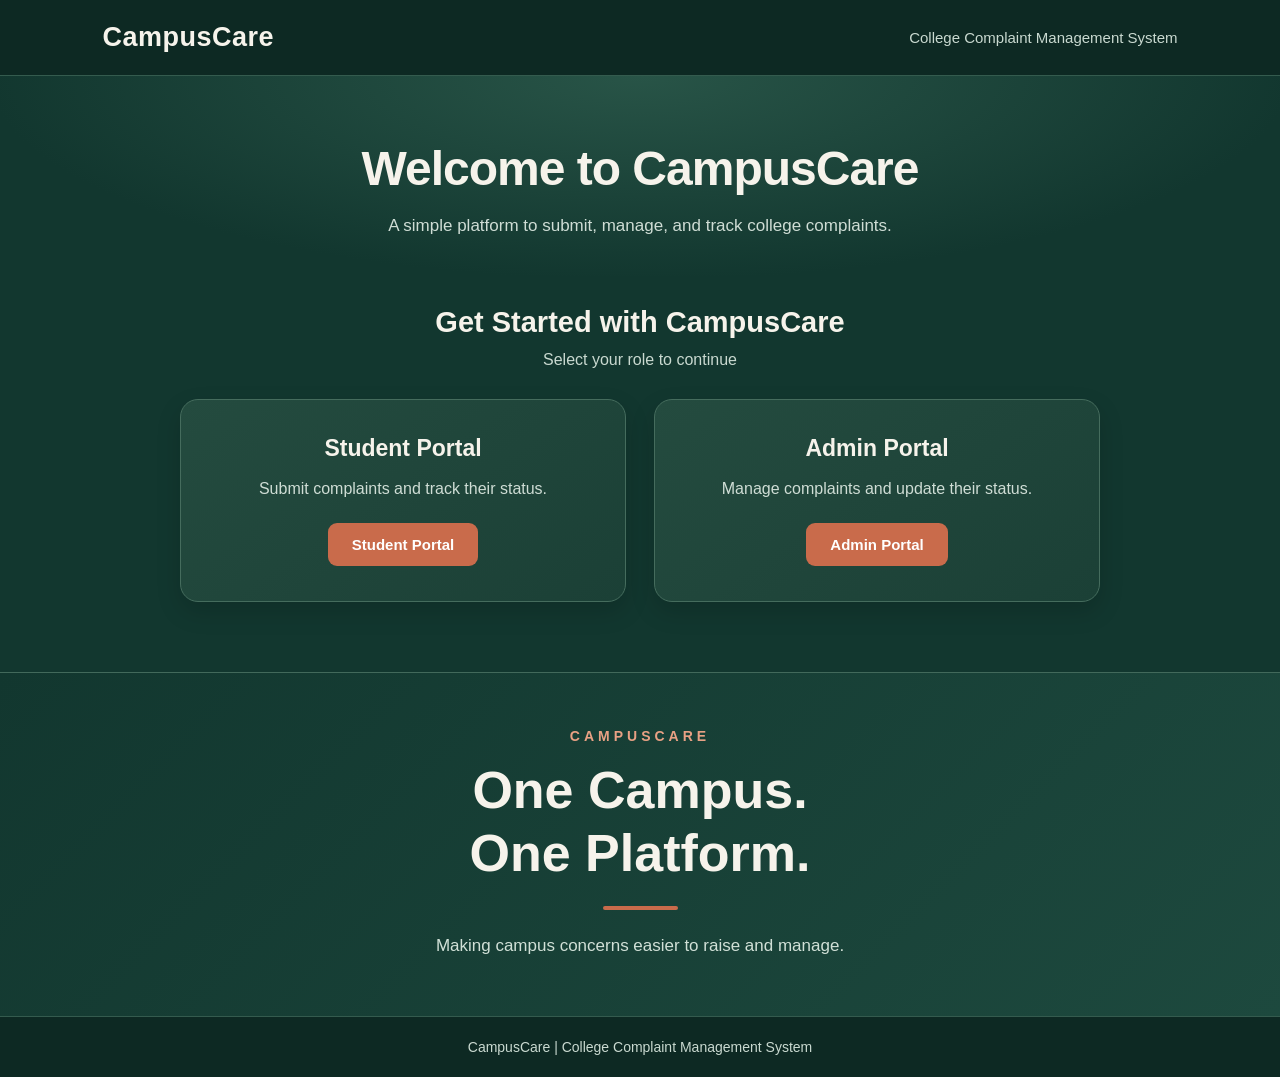
<file: index.html>
<!DOCTYPE html>
<html lang="en">
<head>
    <meta charset="UTF-8">
    <meta name="viewport" content="width=device-width, initial-scale=1.0">
    <title>Welcome to CampusCare</title>

    <link rel="stylesheet" href="static/welcomecss.css">
</head>

<body>

    <nav>
        <h2>CampusCare</h2>
        <p>College Complaint Management System</p>
    </nav>

    <section class="welcome-section">
        <h1>Welcome to CampusCare</h1>
        <p>
            A simple platform to submit, manage,
            and track college complaints.
        </p>
    </section>

    <section class="portal-section">
        <h2>Get Started with CampusCare</h2>
        <p>Select your role to continue</p>

        <div class="portal-container">
            <div class="portal-card">
                <h3>Student Portal</h3>
                <p>Submit complaints and track their status.</p>
                <button type="button" onclick="showMessage()">
                    Student Portal
                </button>
            </div>

            <div class="portal-card">
                <h3>Admin Portal</h3>
                <p>Manage complaints and update their status.</p>
                <button type="button" onclick="showMessage()">
                    Admin Portal
                </button>
            </div>
        </div>
    </section>

    <section class="highlight-section">
        <p class="highlight-label">CAMPUSCARE</p>
        <h2>One Campus.<br>One Platform.</h2>
        <div class="highlight-line"></div>
        <p class="highlight-text">
            Making campus concerns easier to raise and manage.
        </p>
    </section>

    <footer>
        <p>CampusCare | College Complaint Management System</p>
    </footer>

    <script>
        function showMessage() {
            alert("Please connect the CampusCare backend to use this feature.");
        }
    </script>

</body>
</html>
</file>
<file: static/welcomecss.css>
* {
    box-sizing: border-box;
    margin: 0;
    padding: 0;
}

body {
    font-family: "Segoe UI", Arial, sans-serif;
    background: #12372f;
    color: #f6f3eb;
    min-height: 100vh;
}

/* Navbar */
nav {
    background: #0d2923;
    color: #f6f3eb;
    padding: 22px 8%;
    display: flex;
    justify-content: space-between;
    align-items: center;
    gap: 20px;
    border-bottom: 1px solid #345b4e;
}

nav h2 {
    font-size: 27px;
    letter-spacing: 0.5px;
}

nav p {
    color: #c9d9d0;
    font-size: 15px;
}

/* Welcome heading */
.welcome-section {
    text-align: center;
    padding: 65px 20px 35px;
    background: radial-gradient(
        ellipse at top,
        #285447 0%,
        #12372f 72%
    );
}

.welcome-section h1 {
    font-size: clamp(32px, 4vw, 48px);
    color: #f6f3eb;
    margin-bottom: 16px;
    letter-spacing: -1px;
}

.welcome-section p {
    color: #cfddd5;
    font-size: 17px;
    line-height: 1.7;
}

/* Portal heading */
.portal-section {
    padding: 30px 20px 70px;
    text-align: center;
}

.portal-section h2 {
    color: #f6f3eb;
    font-size: 29px;
    margin-bottom: 12px;
}

.portal-section > p {
    color: #c9d9d0;
    margin-bottom: 30px;
}

/* Keep both cards together */
.portal-container {
    display: flex;
    justify-content: center;
    align-items: stretch;
    gap: 28px;
    max-width: 920px;
    margin: 0 auto;
}

/* Individual cards */
.portal-card {
    flex: 1;
    min-width: 0;
    background: linear-gradient(145deg, #244b3f, #1b4036);
    border: 1px solid #456c5d;
    border-radius: 18px;
    padding: 35px 24px;
    text-align: center;
    box-shadow: 0 10px 25px rgba(0, 0, 0, 0.15);
    transition: transform 0.25s ease,
                border-color 0.25s ease;
}

.portal-card:hover {
    transform: translateY(-6px);
    border-color: #c96b4b;
}

.portal-card h3 {
    color: #f6f3eb;
    font-size: 23px;
    margin-bottom: 14px;
}

.portal-card p {
    color: #cfddd5;
    font-size: 16px;
    line-height: 1.6;
    margin-bottom: 22px;
}

/* Buttons */
.portal-card button {
    background: #c96b4b;
    color: white;
    border: none;
    border-radius: 9px;
    padding: 13px 24px;
    font-size: 15px;
    font-weight: 600;
    cursor: pointer;
    transition: background 0.2s ease,
                transform 0.2s ease;
}

.portal-card button:hover {
    background: #df805d;
    transform: translateY(-2px);
}




/* CampusCare Highlight Section */
.highlight-section {
    width: 100%;
    box-sizing: border-box;
    padding: 55px 20px;
    margin: 0 auto;
    text-align: center;
    display: flex;
    flex-direction: column;
    align-items: center;
    justify-content: center;
    background: linear-gradient(135deg, #12372f, #1d493e);
    border-top: 1px solid #42695b;
}

.highlight-section .highlight-label {
    color: #e8a184;
    font-size: 14px;
    font-weight: 700;
    letter-spacing: 4px;
    margin: 0 0 15px;
    text-align: center;
}

.highlight-section h2 {
    color: #f6f3eb;
    font-family: "Segoe UI", Arial, sans-serif;
    font-size: clamp(34px, 5vw, 52px);
    font-weight: 750;
    line-height: 1.2;
    text-align: center;
    margin: 0 auto;
}

.highlight-section .highlight-line {
    width: 75px;
    height: 4px;
    background: #c96b4b;
    border-radius: 5px;
    margin: 22px auto;
}

.highlight-section .highlight-text {
    color: #d1e0d7;
    font-size: 17px;
    line-height: 1.7;
    text-align: center;
    max-width: 600px;
    width: 100%;
    margin: 0 auto;
}

/* Keep the highlight section centered on small screens */
@media (max-width: 600px) {
    .highlight-section {
        padding: 40px 18px;
    }

    .highlight-section h2 {
        font-size: 35px;
    }

    .highlight-section .highlight-text {
        font-size: 15px;
    }
}


/* Footer */
footer {
    background: #0d2923;
    color: #c9d9d0;
    padding: 22px 15px;
    text-align: center;
    border-top: 1px solid #345b4e;
    font-size: 14px;
}

/* Mobile layout */
@media (max-width: 650px) {
    nav {
        padding: 18px 5%;
        flex-direction: column;
        text-align: center;
    }

    .welcome-section {
        padding: 45px 18px 30px;
    }

    .portal-container {
        flex-direction: column;
        max-width: 420px;
    }

    .portal-section h2 {
        font-size: 25px;
    }
}

/* Admin Login Popup */
.popup-overlay {
    display: none;
    position: fixed;
    inset: 0;
    background: rgba(0, 0, 0, 0.7);
    justify-content: center;
    align-items: center;
    padding: 20px;
    z-index: 1000;
}

.popup-overlay.active {
    display: flex;
}

.popup-box {
    position: relative;
    width: 100%;
    max-width: 420px;
    background: #1b4036;
    border: 1px solid #456c5d;
    border-radius: 18px;
    padding: 35px 28px;
    box-shadow: 0 15px 40px rgba(0, 0, 0, 0.35);
    color: #f6f3eb;
}

.popup-box h2 {
    font-size: 26px;
    margin-bottom: 10px;
    text-align: center;
}

.popup-box > p {
    color: #cfddd5;
    text-align: center;
    font-size: 14px;
    margin-bottom: 25px;
}

.close-popup {
    position: absolute;
    top: 10px;
    right: 14px;
    background: transparent;
    border: none;
    color: #f6f3eb;
    font-size: 28px;
    cursor: pointer;
}

.popup-field {
    margin-bottom: 18px;
    text-align: left;
}

.popup-field label {
    display: block;
    color: #e0e9e3;
    margin-bottom: 8px;
    font-size: 14px;
}

.popup-field input {
    width: 100%;
    padding: 12px;
    background: #12372f;
    color: #f6f3eb;
    border: 1px solid #456c5d;
    border-radius: 8px;
    font-size: 15px;
    outline: none;
}

.popup-field input:focus {
    border-color: #e8a184;
}

.popup-box form > button {
    width: 100%;
    padding: 13px;
    background: #c96b4b;
    color: white;
    border: none;
    border-radius: 9px;
    font-size: 15px;
    font-weight: 600;
    cursor: pointer;
}

.popup-box form > button:hover {
    background: #df805d;
}
</file>
